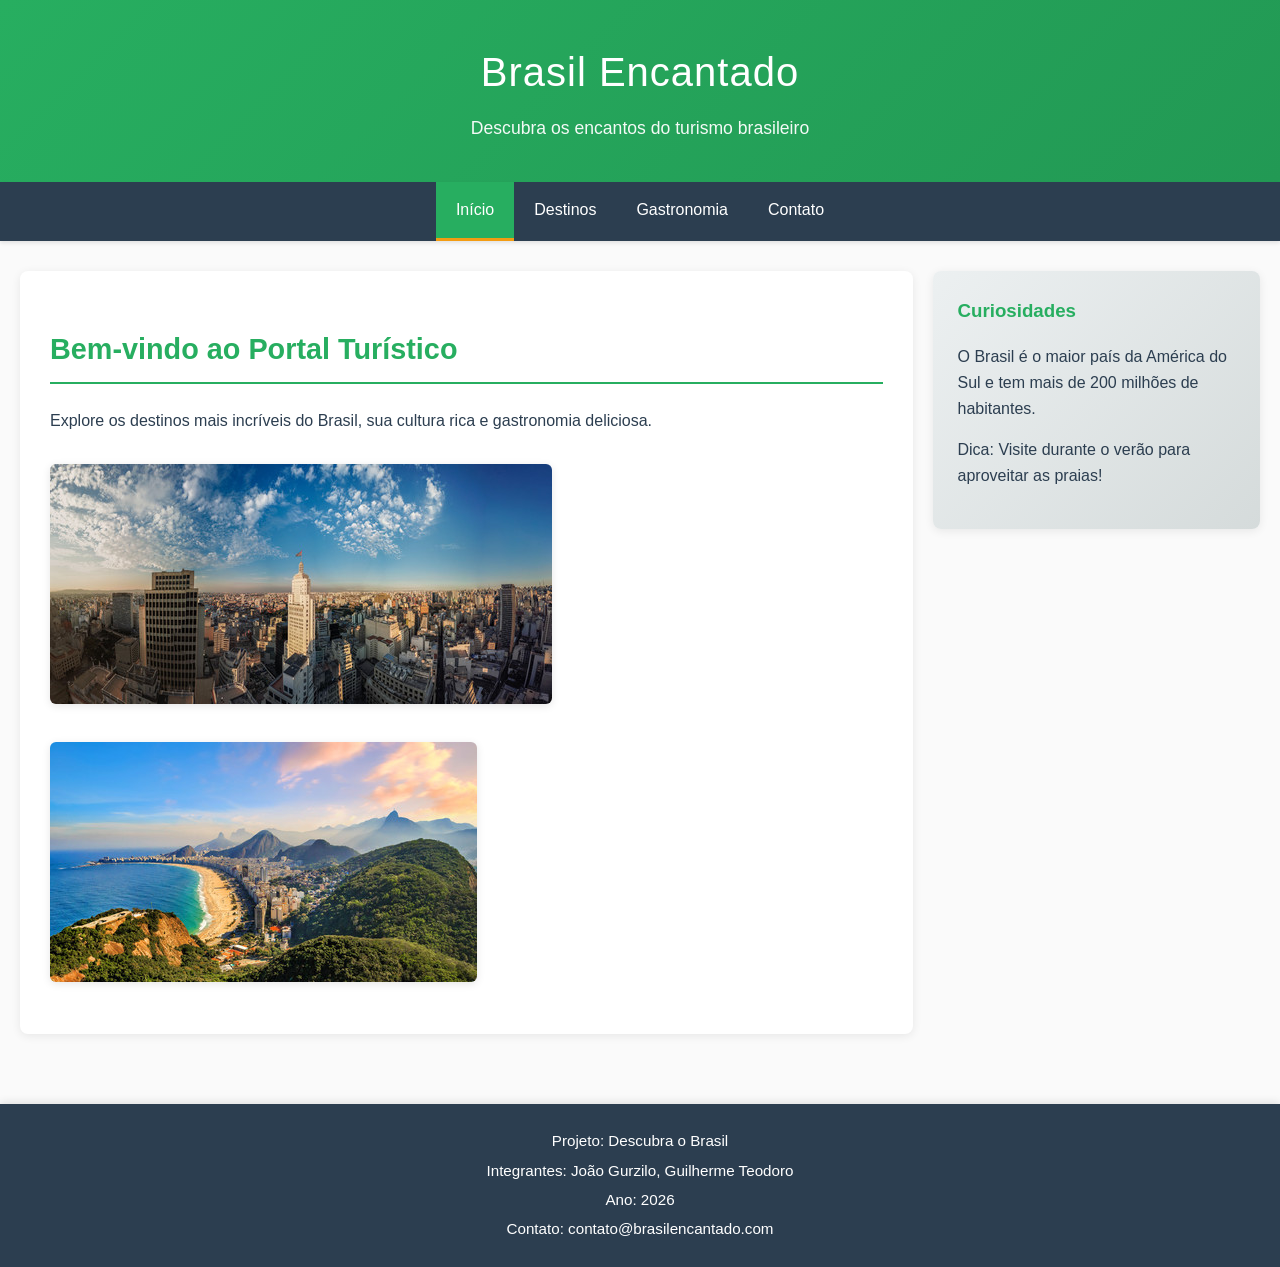
<file: index.html>
<!DOCTYPE html>
<html lang="pt-BR">
<head>
    <meta charset="UTF-8">
    <meta name="viewport" content="width=device-width, initial-scale=1.0">
    <title>Descubra o Brasil - Brasil Encantado</title>
    <link rel="stylesheet" href="css/style.css">
</head>
<body>
    <header>
        <h1>Brasil Encantado</h1>
        <p>Descubra os encantos do turismo brasileiro</p>
    </header>
    <nav>
        <ul>
            <li><a href="index.html" class="active">Início</a></li>
            <li><a href="destinos.html">Destinos</a></li>
            <li><a href="gastronomia.html">Gastronomia</a></li>
            <li><a href="contato.html">Contato</a></li>
        </ul>
    </nav>
    <main>
        <section>
            <h2>Bem-vindo ao Portal Turístico</h2>
            <p>Explore os destinos mais incríveis do Brasil, sua cultura rica e gastronomia deliciosa.</p>
            <img src="img/brasil1.jpg" alt="Vista do Brasil">
            <img src="img/brasil2.jpg" alt="Praia brasileira">
        </section>
        <aside>
            <h3>Curiosidades</h3>
            <p>O Brasil é o maior país da América do Sul e tem mais de 200 milhões de habitantes.</p>
            <p>Dica: Visite durante o verão para aproveitar as praias!</p>
        </aside>
    </main>
    <footer>
        <p>Projeto: Descubra o Brasil</p>
        <p>Integrantes: João Gurzilo, Guilherme Teodoro</p>
        <p>Ano: 2026</p>
        <p>Contato: contato@brasilencantado.com</p>
    </footer>
</body>
</html>
</file>
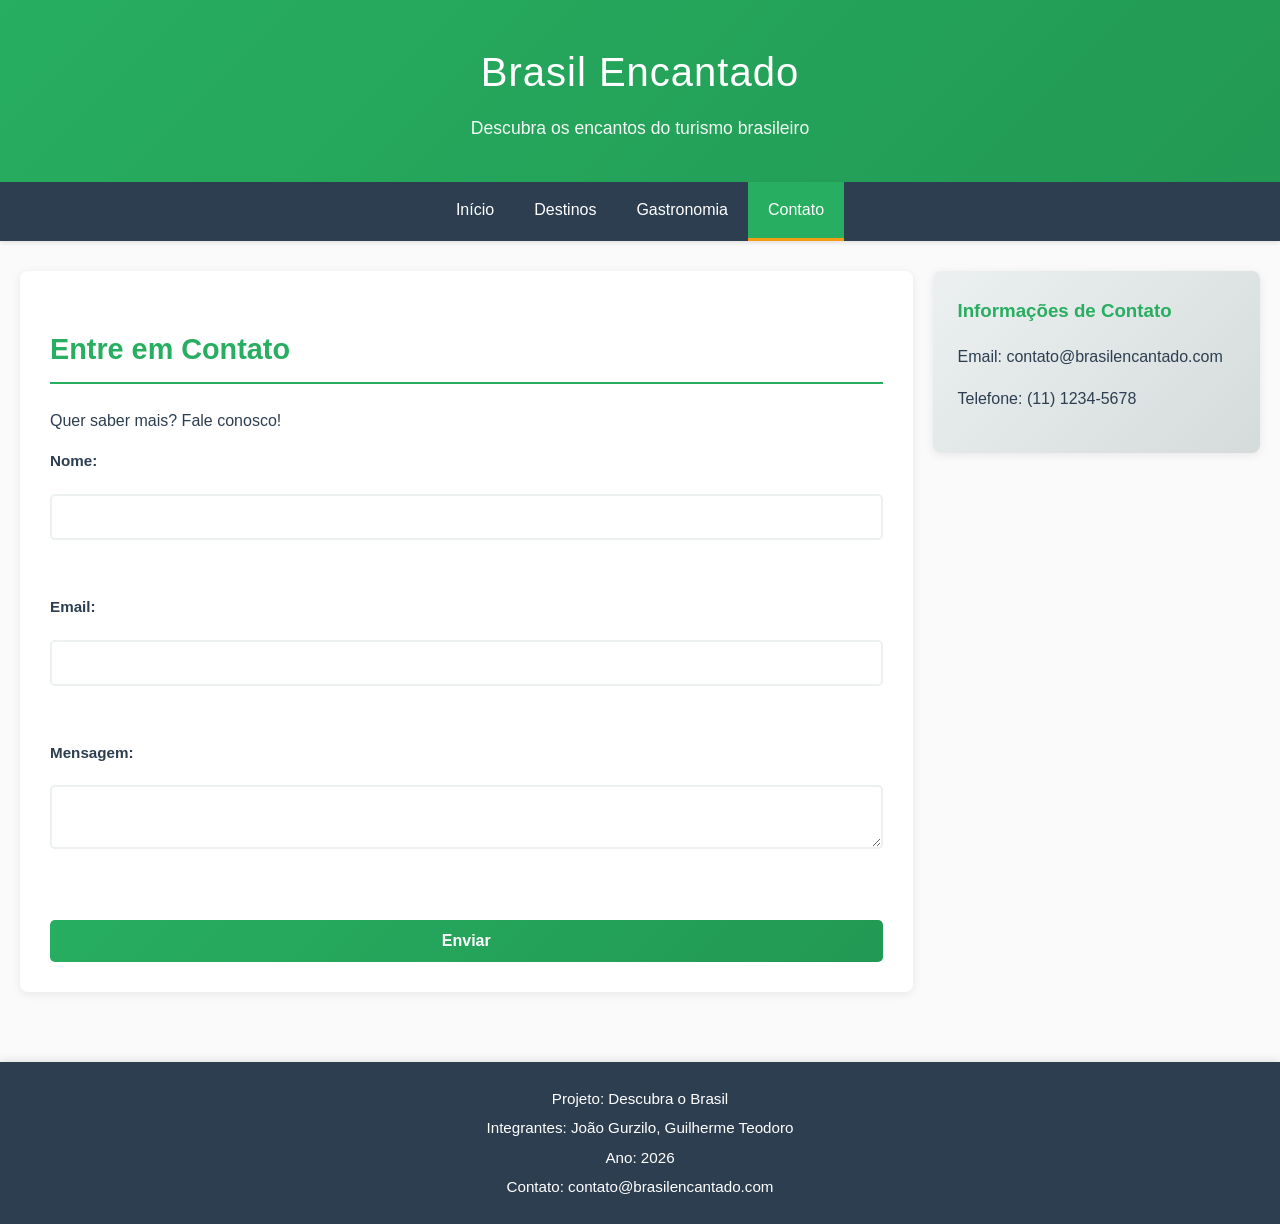
<file: contato.html>
<!DOCTYPE html>
<html lang="pt-BR">
<head>
    <meta charset="UTF-8">
    <meta name="viewport" content="width=device-width, initial-scale=1.0">
    <title>Contato - Descubra o Brasil</title>
    <link rel="stylesheet" href="css/style.css">
</head>
<body>
    <header>
        <h1>Brasil Encantado</h1>
        <p>Descubra os encantos do turismo brasileiro</p>
    </header>
    <nav>
        <ul>
            <li><a href="index.html">Início</a></li>
            <li><a href="destinos.html">Destinos</a></li>
            <li><a href="gastronomia.html">Gastronomia</a></li>
            <li><a href="contato.html" class="active">Contato</a></li>
        </ul>
    </nav>
    <main>
        <section>
            <h2>Entre em Contato</h2>
            <p>Quer saber mais? Fale conosco!</p>
            <form>
                <label for="nome">Nome:</label>
                <input type="text" id="nome" name="nome"><br>
                <label for="email">Email:</label>
                <input type="email" id="email" name="email"><br>
                <label for="mensagem">Mensagem:</label>
                <textarea id="mensagem" name="mensagem"></textarea><br>
                <button type="submit">Enviar</button>
            </form>
        </section>
        <aside>
            <h3>Informações de Contato</h3>
            <p>Email: contato@brasilencantado.com</p>
            <p>Telefone: (11) 1234-5678</p>
        </aside>
    </main>
    <footer>
        <p>Projeto: Descubra o Brasil</p>
        <p>Integrantes: João Gurzilo, Guilherme Teodoro</p>
        <p>Ano: 2026</p>
        <p>Contato: contato@brasilencantado.com</p>
    </footer>
</body>
</html>
</file>
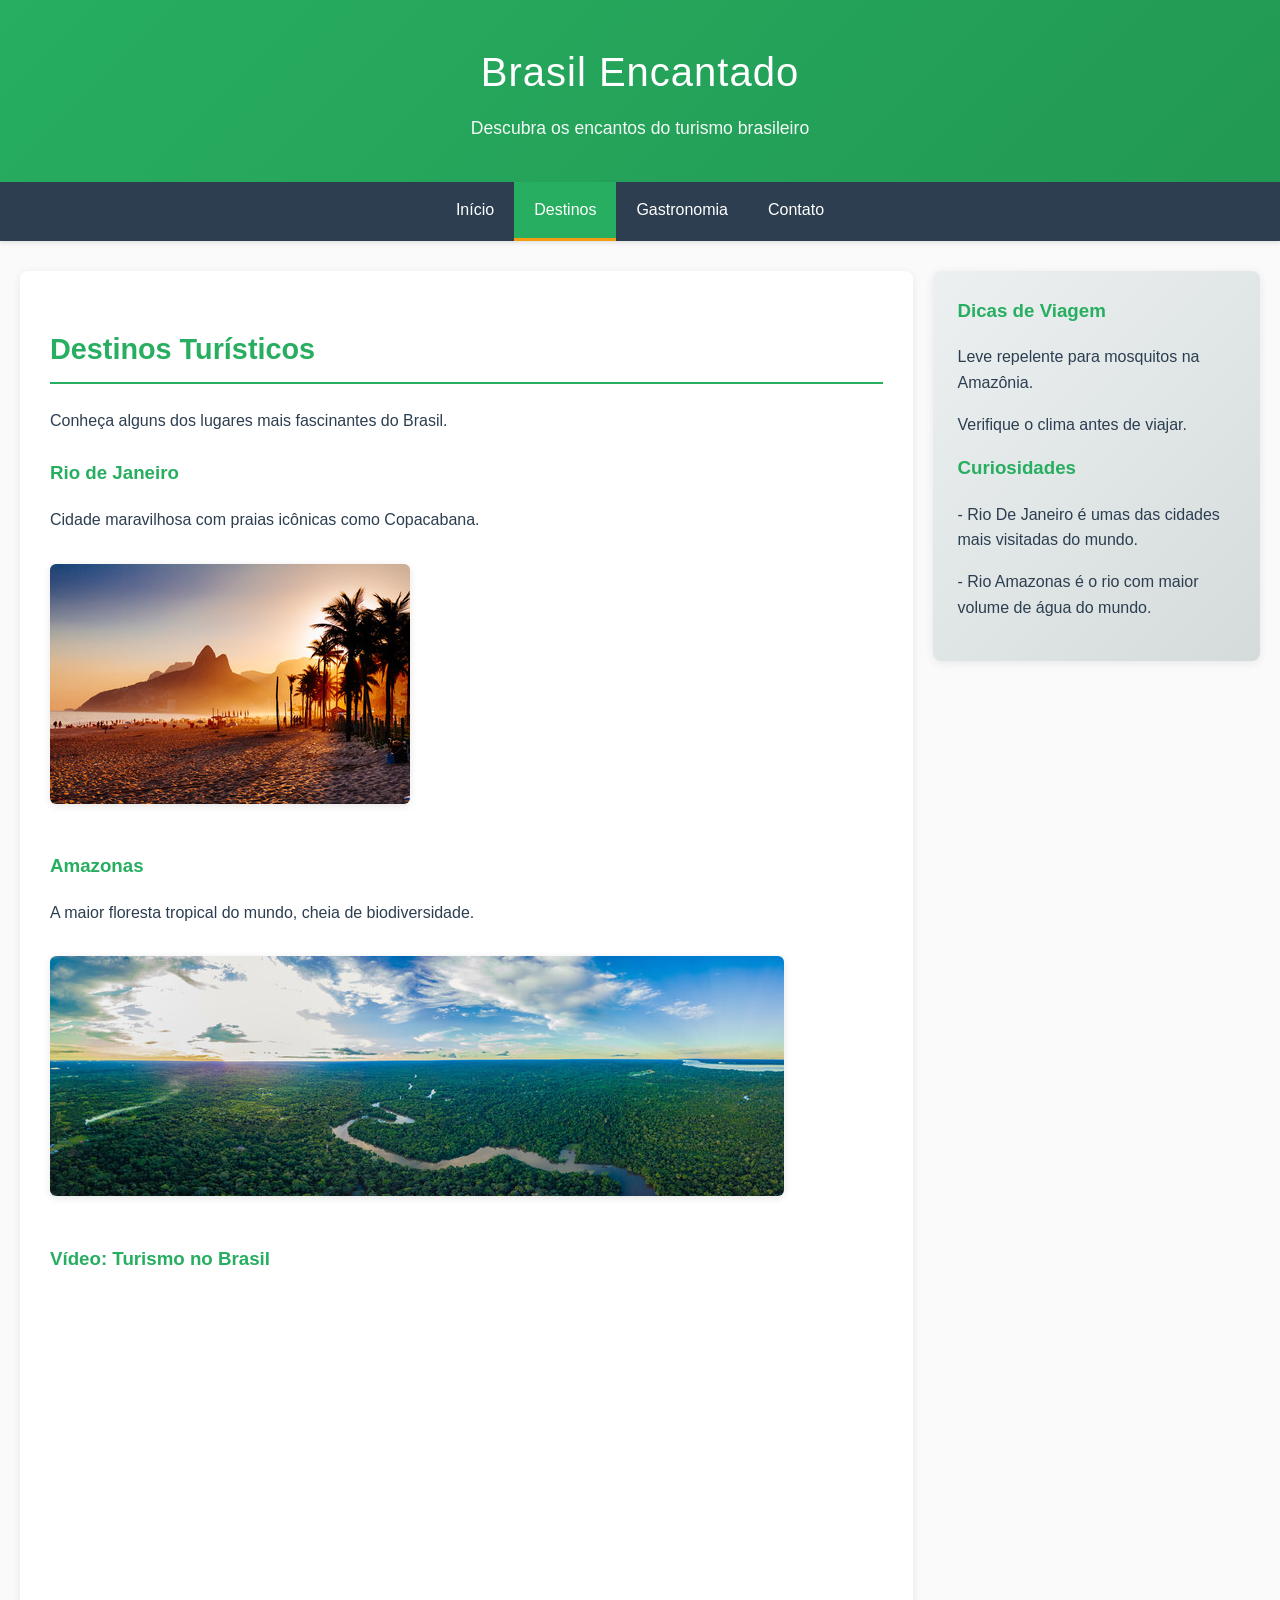
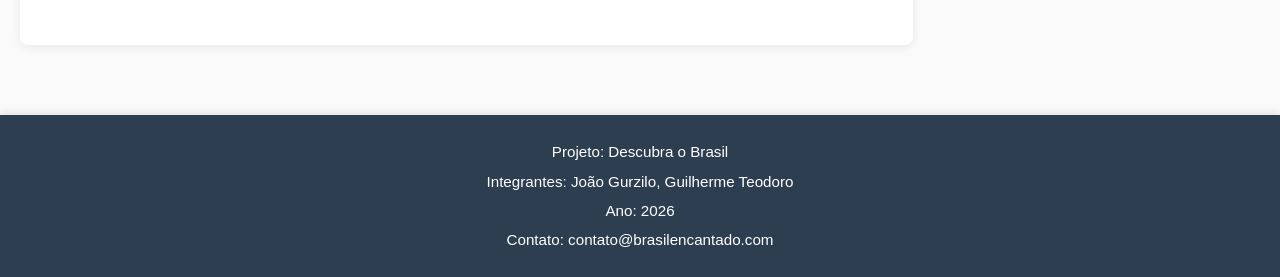
<file: destinos.html>
<!DOCTYPE html>
<html lang="pt-BR">
<head>
    <meta charset="UTF-8">
    <meta name="viewport" content="width=device-width, initial-scale=1.0">
    <title>Destinos - Descubra o Brasil</title>
    <link rel="stylesheet" href="css/style.css">
</head>
<body>
    <header>
        <h1>Brasil Encantado</h1>
        <p>Descubra os encantos do turismo brasileiro</p>
    </header>
    <nav>
        <ul>
            <li><a href="index.html">Início</a></li>
            <li><a href="destinos.html" class="active">Destinos</a></li>
            <li><a href="gastronomia.html">Gastronomia</a></li>
            <li><a href="contato.html">Contato</a></li>
        </ul>
    </nav>
    <main>
        <section>
            <h2>Destinos Turísticos</h2>
            <p>Conheça alguns dos lugares mais fascinantes do Brasil.</p>
            <h3>Rio de Janeiro</h3>
            <p>Cidade maravilhosa com praias icônicas como Copacabana.</p>
        
            <img src="img/rio.jpg" alt="Rio de Janeiro">
            <h3>Amazonas</h3>
            <p>A maior floresta tropical do mundo, cheia de biodiversidade.</p>
            <img src="img/amazonas.jpg" alt="Floresta Amazônica">
            <h3>Vídeo: Turismo no Brasil</h3>
            <iframe width="560" height="315" src="https://www.youtube.com/embed/6CwI5f9ttJI" frameborder="0" allowfullscreen></iframe>
        </section>
        <aside>
            <h3>Dicas de Viagem</h3>
            <p>Leve repelente para mosquitos na Amazônia.</p>
            <p>Verifique o clima antes de viajar.</p>
            <h3>Curiosidades</h3>
            <p>- Rio De Janeiro é umas das cidades mais visitadas do mundo.</p>
            <p>- Rio Amazonas é o rio com maior volume de água do mundo.</p>
        </aside>
    </main>
    <footer>
        <p>Projeto: Descubra o Brasil</p>
        <p>Integrantes: João Gurzilo, Guilherme Teodoro</p>
        <p>Ano: 2026</p>
        <p>Contato: contato@brasilencantado.com</p>
    </footer>
</body>
</html>
</file>
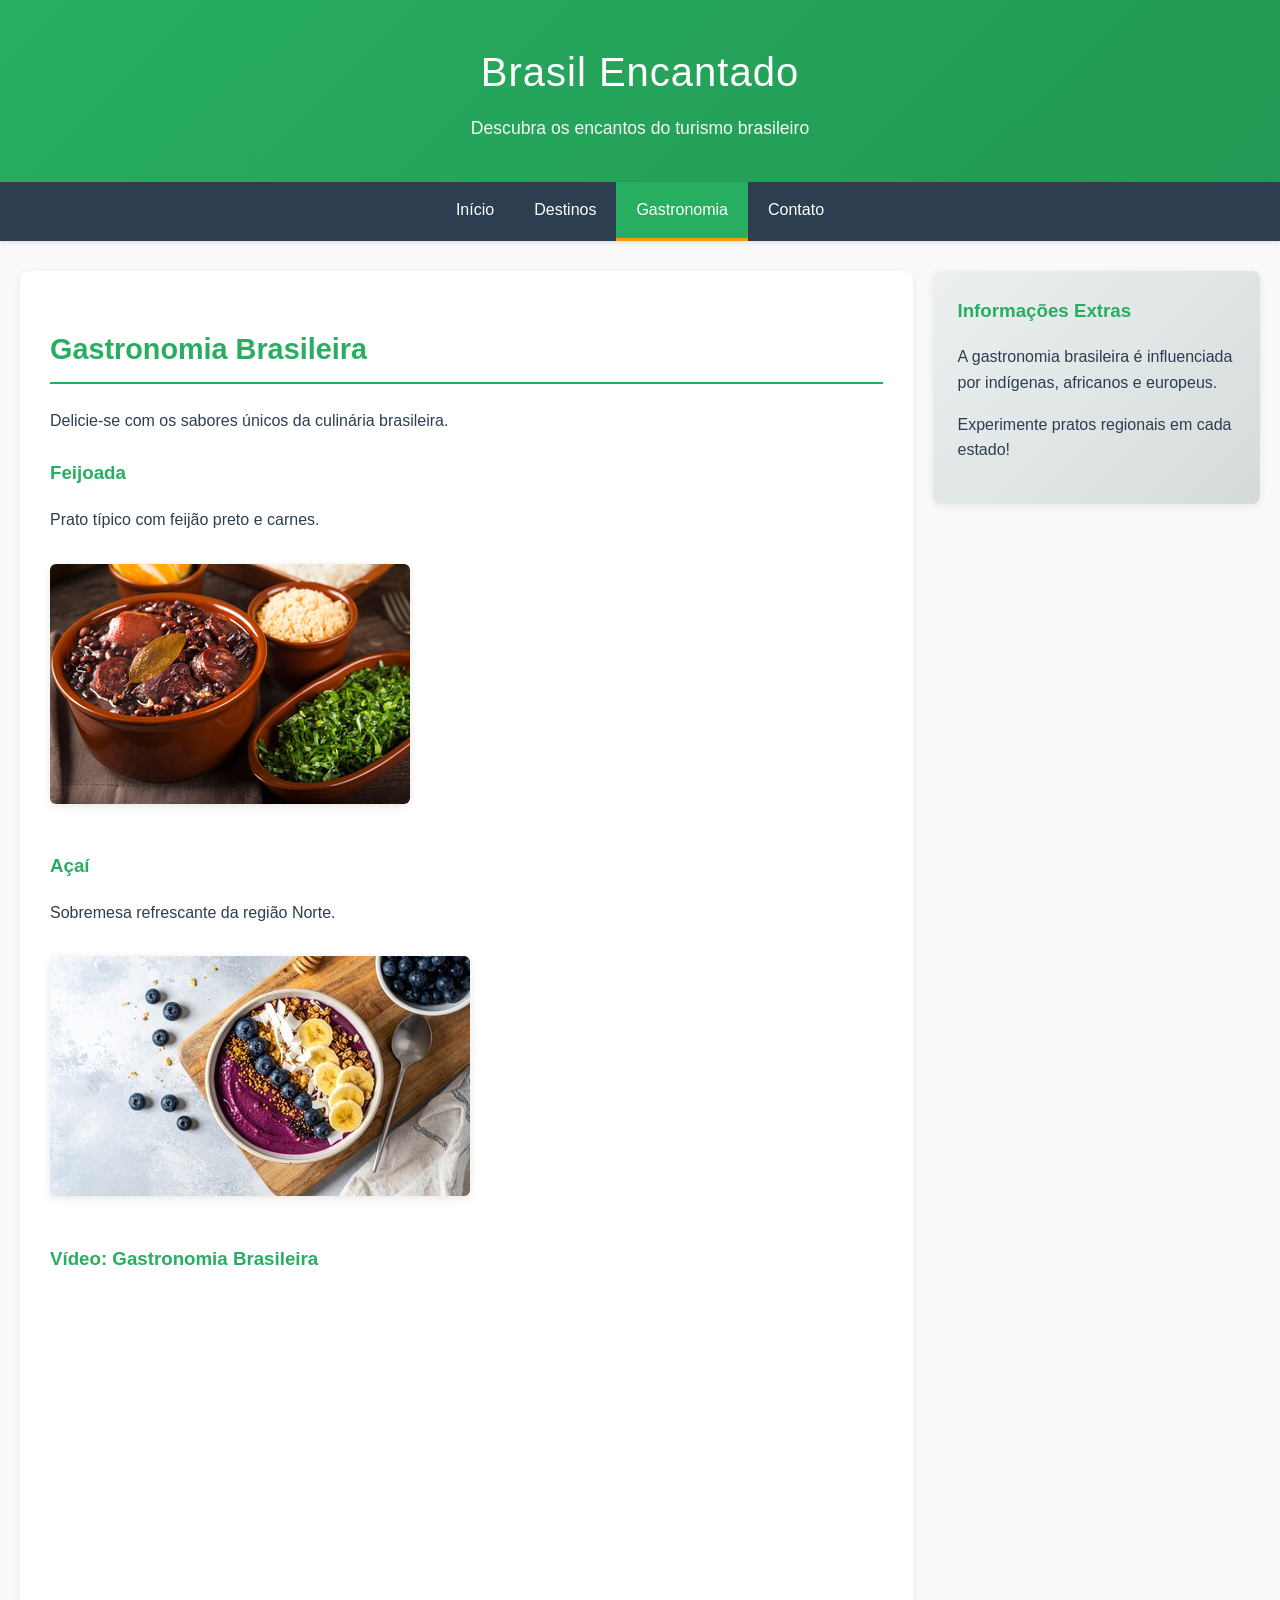
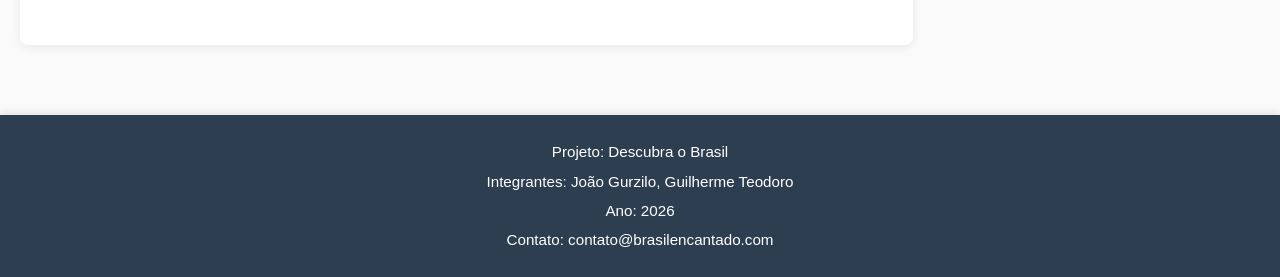
<file: gastronomia.html>
<!DOCTYPE html>
<html lang="pt-BR">
<head>
    <meta charset="UTF-8">
    <meta name="viewport" content="width=device-width, initial-scale=1.0">
    <title>Gastronomia - Descubra o Brasil</title>
    <link rel="stylesheet" href="css/style.css">
</head>
<body>
    <header>
        <h1>Brasil Encantado</h1>
        <p>Descubra os encantos do turismo brasileiro</p>
    </header>
    <nav>
        <ul>
            <li><a href="index.html">Início</a></li>
            <li><a href="destinos.html">Destinos</a></li>
            <li><a href="gastronomia.html" class="active">Gastronomia</a></li>
            <li><a href="contato.html">Contato</a></li>
        </ul>
    </nav>
    <main>
        <section>
            <h2>Gastronomia Brasileira</h2>
            <p>Delicie-se com os sabores únicos da culinária brasileira.</p>
            <h3>Feijoada</h3>
            <p>Prato típico com feijão preto e carnes.</p>
            <img src="img/feijoada.jpg" alt="Feijoada">
            <h3>Açaí</h3>
            <p>Sobremesa refrescante da região Norte.</p>
            <img src="img/acai.jpg" alt="Açaí">
            <h3>Vídeo: Gastronomia Brasileira</h3>
            <iframe width="560" height="315" src="https://www.youtube.com/embed/lZChsh8wmeA" frameborder="0" allowfullscreen></iframe>
        </section>
        <aside>
            <h3>Informações Extras</h3>
            <p>A gastronomia brasileira é influenciada por indígenas, africanos e europeus.</p>
            <p>Experimente pratos regionais em cada estado!</p>
        </aside>
    </main>
    <footer>
        <p>Projeto: Descubra o Brasil</p>
        <p>Integrantes: João Gurzilo, Guilherme Teodoro</p>
        <p>Ano: 2026</p>
        <p>Contato: contato@brasilencantado.com</p>
    </footer>
</body>
</html>
</file>
<file: css/style.css>
/* Estilos para o site Brasil Encantado */

body {
    font-family: 'Segoe UI', Tahoma, Geneva, Verdana, sans-serif;
    margin: 0;
    padding: 0;
    background-color: #fafafa;
    color: #2c3e50;
    line-height: 1.6;
}

header {
    background: linear-gradient(135deg, #27ae60 0%, #229954 100%);
    color: white;
    text-align: center;
    padding: 40px 20px;
    box-shadow: 0 2px 8px rgba(0, 0, 0, 0.1);
}

header h1 {
    margin: 0;
    font-size: 2.5em;
    font-weight: 300;
    letter-spacing: 1px;
}

header p {
    margin: 10px 0 0 0;
    font-size: 1.1em;
    opacity: 0.95;
}

nav ul {
    list-style-type: none;
    padding: 0;
    margin: 0;
    background-color: #2c3e50;
    display: flex;
    justify-content: center;
    box-shadow: 0 2px 4px rgba(0, 0, 0, 0.1);
}

nav li {
    margin: 0;
}

nav a {
    display: block;
    color: white;
    text-align: center;
    padding: 15px 20px;
    text-decoration: none;
    transition: all 0.3s ease;
    font-weight: 500;
}

nav a:hover {
    background-color: #27ae60;
    color: white;
}

nav a.active {
    background-color: #27ae60;
    border-bottom: 3px solid #f39c12;
}

main {
    display: flex;
    padding: 30px 20px;
    gap: 20px;
    margin-bottom: 40px;
}

section {
    flex: 3;
    background-color: white;
    padding: 30px;
    border-radius: 8px;
    box-shadow: 0 2px 10px rgba(0, 0, 0, 0.08);
}

section h2, section h3 {
    color: #27ae60;
    margin-top: 25px;
}

section h2 {
    font-size: 1.8em;
    border-bottom: 2px solid #27ae60;
    padding-bottom: 10px;
}

aside {
    flex: 1;
    padding: 25px;
    background: linear-gradient(135deg, #ecf0f1 0%, #d5dbdb 100%);
    border-radius: 8px;
    box-shadow: 0 2px 10px rgba(0, 0, 0, 0.08);
    height: fit-content;
}

aside h3 {
    color: #27ae60;
    margin-top: 0;
}

img {
    max-width: 100%;
    height: auto;
    margin: 15px 0;
    border-radius: 6px;
    box-shadow: 0 2px 8px rgba(0, 0, 0, 0.1);
    transition: transform 0.3s ease;
}

img:hover {
    transform: scale(1.02);
}

footer {
    background-color: #2c3e50;
    color: white;
    text-align: center;
    padding: 20px;
    margin-top: 20px;
    box-shadow: 0 -2px 8px rgba(0, 0, 0, 0.1);
}

footer p {
    margin: 5px 0;
    font-size: 0.95em;
}

form {
    display: flex;
    flex-direction: column;
    gap: 15px;
}

label {
    font-weight: 600;
    color: #2c3e50;
    font-size: 0.95em;
}

input, textarea {
    padding: 12px;
    margin: 5px 0 0 0;
    border: 2px solid #ecf0f1;
    border-radius: 5px;
    font-size: 1em;
    font-family: inherit;
    transition: border-color 0.3s ease;
}

input:focus, textarea:focus {
    outline: none;
    border-color: #27ae60;
    box-shadow: 0 0 5px rgba(39, 174, 96, 0.3);
}

button {
    margin-top: 15px;
    padding: 12px 25px;
    background: linear-gradient(135deg, #27ae60 0%, #229954 100%);
    color: white;
    border: none;
    border-radius: 5px;
    cursor: pointer;
    font-size: 1em;
    font-weight: 600;
    transition: all 0.3s ease;
}

button:hover {
    background: linear-gradient(135deg, #229954 0%, #1e8449 100%);
    box-shadow: 0 4px 12px rgba(39, 174, 96, 0.3);
    transform: translateY(-2px);
}
</file>
